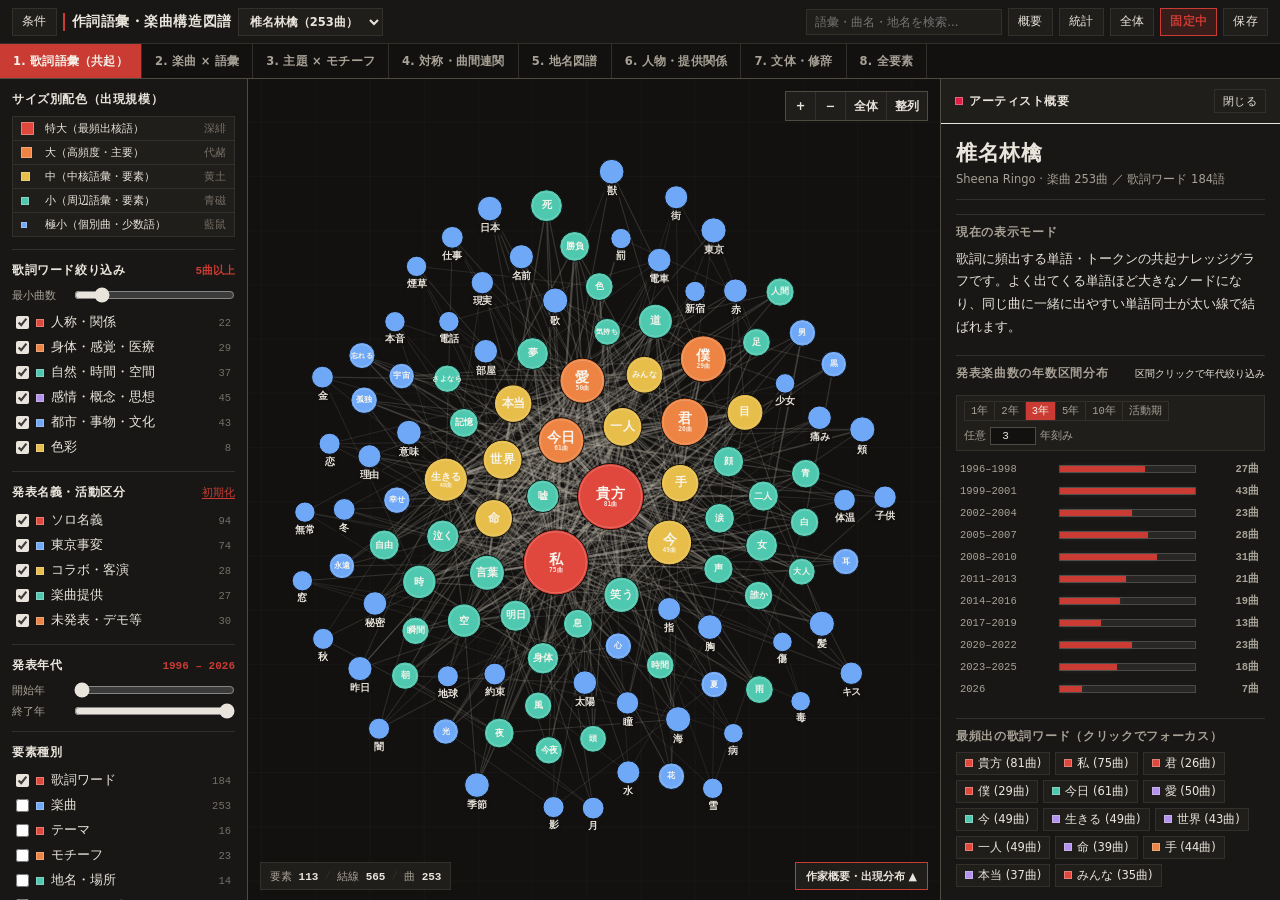
<file: index.html>
<!DOCTYPE html>
<html lang="ja">
<head>
  <meta charset="UTF-8" />
  <meta http-equiv="refresh" content="0; url=web/index.html" />
  <meta name="viewport" content="width=device-width, initial-scale=1.0" />
  <title>作詞語彙・楽曲構造図譜 — Lyricist Knowledge Atlas</title>
  <script>window.location.replace("web/index.html");</script>
</head>
<body style="background:#121110;color:#eae5dc;font-family:sans-serif;padding:24px;">
  <p><a href="web/index.html" style="color:#eae5dc;">作詞語彙・楽曲構造図譜を開く</a></p>
</body>
</html>
</file>
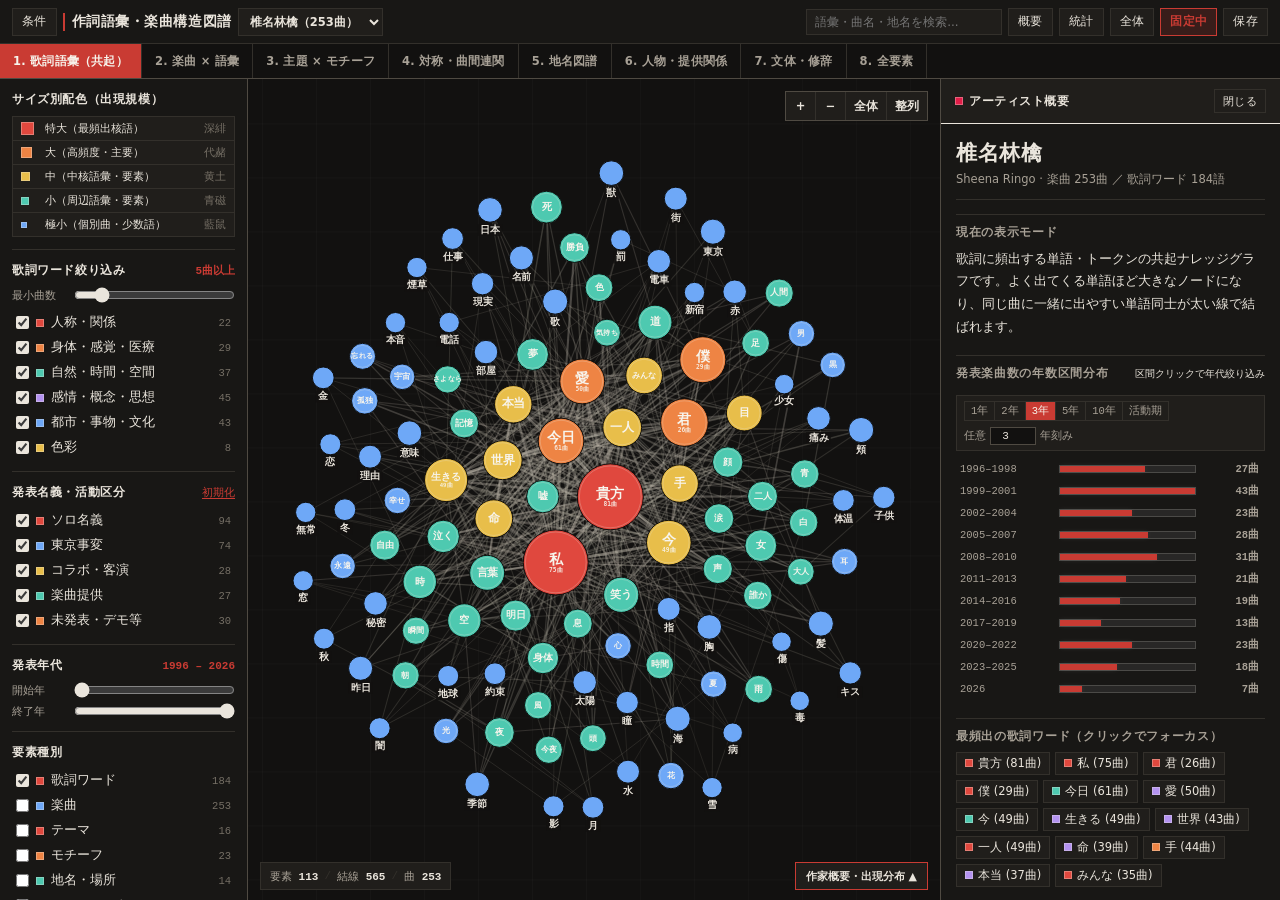
<file: web/index.html>
<!DOCTYPE html>
<html lang="ja">
<head>
  <meta charset="UTF-8" />
  <meta name="viewport" content="width=device-width, initial-scale=1.0" />
  <title>作詞語彙・楽曲構造図譜 — Lyricist Knowledge Atlas</title>
  <!-- Google tag (gtag.js) -->
  <script async src="https://www.googletagmanager.com/gtag/js?id=G-JXT025KMC0"></script>
  <script>
    window.dataLayer = window.dataLayer || [];
    function gtag(){dataLayer.push(arguments);}
    gtag('js', new Date());
    gtag('config', 'G-JXT025KMC0');
  </script>
  <link rel="stylesheet" href="style.css" />
</head>
<body>
  <!-- Header & Mode Navigation -->
  <header class="topbar">
    <div class="topbar-main">
      <div class="topbar-left">
        <button id="btnToggleLeft" class="tool-btn" title="絞り込み条件パネル開閉">条件</button>
        <div class="brand">
          <span class="brand-title">作詞語彙・楽曲構造図譜</span>
        </div>
        <div class="artist-picker">
          <label for="artistSelect" class="sr-only">作家を選択</label>
          <select id="artistSelect" class="select-input"></select>
        </div>
      </div>

      <div class="topbar-right">
        <div class="search-box">
          <input id="searchInput" type="search" placeholder="語彙・曲名・地名を検索..." autocomplete="off" />
          <div id="searchResults" class="search-dropdown hidden"></div>
        </div>
        <button id="btnArtistOverview" class="tool-btn" title="作家概要・年数区間分布を表示">概要</button>
        <button id="btnStats" class="tool-btn" title="統計一覧を表示">統計</button>
        <button id="btnFit" class="tool-btn hide-xs" title="全体表示 (F)">全体</button>
        <button id="btnPause" class="tool-btn active hide-xs" title="配置固定 / 動的計算切替 (Space)">固定中</button>
        <button id="btnExportPng" class="tool-btn" title="4K超高画質PNG図版として保存">保存</button>
      </div>
    </div>

    <nav class="preset-bar" id="presetTabs" role="tablist" aria-label="図譜モード切替">
      <button class="preset-tab active" data-preset="lyrics_cooccur">1. 歌詞語彙（共起）</button>
      <button class="preset-tab" data-preset="lyrics_songs">2. 楽曲 × 語彙</button>
      <button class="preset-tab" data-preset="worldview">3. 主題 × モチーフ</button>
      <button class="preset-tab" data-preset="relations">4. 対称・曲間連関</button>
      <button class="preset-tab" data-preset="places">5. 地名図譜</button>
      <button class="preset-tab" data-preset="artists">6. 人物・提供関係</button>
      <button class="preset-tab" data-preset="styles">7. 文体・修辞</button>
      <button class="preset-tab" data-preset="all">8. 全要素</button>
    </nav>
  </header>

  <!-- Main Workspace -->
  <div class="workspace">
    <!-- Left Control Column -->
    <aside id="leftPanel" class="sidebar left-sidebar">
      <div class="panel-section">
        <div class="section-header">
          <h3>サイズ別配色（出現規模）</h3>
        </div>
        <div class="tier-legend-table">
          <div class="tier-row"><span class="tier-swatch tier-5"></span><span class="tier-name">特大（最頻出核語）</span><span class="tier-code">深緋</span></div>
          <div class="tier-row"><span class="tier-swatch tier-4"></span><span class="tier-name">大（高頻度・主要）</span><span class="tier-code">代赭</span></div>
          <div class="tier-row"><span class="tier-swatch tier-3"></span><span class="tier-name">中（中核語彙・要素）</span><span class="tier-code">黄土</span></div>
          <div class="tier-row"><span class="tier-swatch tier-2"></span><span class="tier-name">小（周辺語彙・要素）</span><span class="tier-code">青磁</span></div>
          <div class="tier-row"><span class="tier-swatch tier-1"></span><span class="tier-name">極小（個別曲・少数語）</span><span class="tier-code">藍鼠</span></div>
        </div>
      </div>

      <div class="panel-section">
        <div class="section-header">
          <h3>歌詞ワード絞り込み</h3>
          <span id="minTokenSongsLabel" class="range-label">5曲以上</span>
        </div>
        <div class="slider-row">
          <span>最小曲数</span>
          <input id="minTokenSongsSlider" type="range" min="1" max="30" value="5" />
        </div>
        <div id="tokenCategoryFilters" class="checkbox-list" style="margin-top:8px;"></div>
      </div>

      <div class="panel-section">
        <div class="section-header">
          <h3>発表名義・活動区分</h3>
          <button id="btnResetFilters" class="text-btn">初期化</button>
        </div>
        <div id="activityFilters" class="checkbox-list"></div>
      </div>

      <div class="panel-section">
        <div class="section-header">
          <h3>発表年代</h3>
          <span id="yearRangeLabel" class="range-label">1998 – 2026</span>
        </div>
        <div class="year-sliders">
          <div class="slider-row">
            <span>開始年</span>
            <input id="yearMin" type="range" min="1998" max="2026" value="1998" />
          </div>
          <div class="slider-row">
            <span>終了年</span>
            <input id="yearMax" type="range" min="1998" max="2026" value="2026" />
          </div>
        </div>
      </div>

      <div class="panel-section">
        <div class="section-header">
          <h3>要素種別</h3>
        </div>
        <div id="nodeTypeFilters" class="type-legend-list"></div>
      </div>

      <div class="panel-section">
        <div class="section-header">
          <h3>図版調整</h3>
        </div>
        <div class="control-row">
          <label for="labelMode">文字表記</label>
          <select id="labelMode" class="select-input small">
            <option value="smart" selected>自動（倍率連動）</option>
            <option value="hubs">主要要素のみ</option>
            <option value="all">すべて表記</option>
          </select>
        </div>
        <div class="slider-row compact">
          <span>要素間隔</span>
          <input id="repulsionSlider" type="range" min="80" max="420" value="230" />
        </div>
        <div class="slider-row compact">
          <span>結線濃度</span>
          <input id="edgeAlphaSlider" type="range" min="4" max="60" value="18" />
        </div>
      </div>

      <div class="panel-section">
        <div class="section-header">
          <h3>外部データ読込</h3>
        </div>
        <label class="file-upload-btn">
          <span>JSONファイルを選択</span>
          <input id="jsonFileInput" type="file" accept=".json" hidden />
        </label>
      </div>
    </aside>

    <!-- Center Diagram Stage -->
    <main class="canvas-stage" id="canvasStage">
      <canvas id="graphCanvas"></canvas>

      <!-- Ego Network Active Banner -->
      <div id="egoBanner" class="floating-banner hidden">
        <span id="egoBannerText">近傍図譜を表示中</span>
        <button id="btnExitEgo" class="banner-btn">全体図譜へ戻る</button>
      </div>

      <!-- Hover Tooltip -->
      <div id="tooltip" class="tooltip hidden"></div>

      <!-- Top-Right Canvas Controls (never overlaps bottom status bar) -->
      <div class="zoom-controls" aria-label="キャンバス操作">
        <button id="btnZoomIn" class="zoom-btn" title="拡大">+</button>
        <button id="btnZoomOut" class="zoom-btn" title="縮小">−</button>
        <button id="btnFitCanvas" class="zoom-btn" title="全体表示">全体</button>
        <button id="btnReheat" class="zoom-btn" title="再整列">整列</button>
      </div>

      <!-- Bottom Status & Quick Overview Bar -->
      <div class="canvas-hud">
        <div class="hud-stats">
          <span>要素 <strong id="hudNodes">0</strong></span>
          <span class="sep">/</span>
          <span>結線 <strong id="hudEdges">0</strong></span>
          <span class="sep">/</span>
          <span>曲 <strong id="hudSongs">0</strong></span>
        </div>
        <button id="btnHudOverview" class="hud-overview-btn">作家概要・出現分布 ▲</button>
      </div>
    </main>

    <!-- Right Inspector / Bottom Sheet -->
    <aside id="rightPanel" class="sidebar right-sidebar">
      <div class="inspector-header">
        <span id="inspectorTypeBadge" class="type-badge">解説・索引</span>
        <button id="btnCloseRight" class="tool-btn small-btn" title="閉じる">閉じる</button>
      </div>
      <div id="inspectorBody" class="inspector-body"></div>
    </aside>
  </div>

  <!-- Stats Index Modal -->
  <div id="statsModal" class="modal hidden" role="dialog" aria-modal="true">
    <div class="modal-backdrop" id="statsBackdrop"></div>
    <div class="modal-card">
      <div class="modal-header">
        <div>
          <h2 id="statsTitle">語彙・楽曲構造 統計索引</h2>
          <p id="statsSubtitle" class="modal-sub"></p>
        </div>
        <button id="btnCloseStats" class="tool-btn">閉じる</button>
      </div>
      <div id="statsContent" class="modal-body"></div>
    </div>
  </div>

  <script src="data/bundle.js"></script>
  <script src="app.js"></script>
</body>
</html>
</file>
<file: web/style.css>
:root {
  --paper-bg: #121110;
  --paper-panel: #181715;
  --paper-card: #201e1b;
  --paper-hover: #2b2824;
  --ink-main: #eae5dc;
  --ink-sub: #a8a196;
  --ink-muted: #756f65;
  --rule-line: #33302b;
  --rule-dark: #4f4a42;
  --vermilion: #c93b33;
  --vermilion-soft: rgba(201, 59, 51, 0.18);

  /* 5-tier mineral pigment palette on dark sumi ground (by node size, high visibility) */
  --tier-5: #e0483e; /* 特大: 深緋 (Vivid Vermilion) */
  --tier-4: #ee8444; /* 大:   代赭 (Luminous Amber Ochre) */
  --tier-3: #e8be4a; /* 中:   黄土 (Bright Gold Ochre) */
  --tier-2: #4ec9b0; /* 小:   青磁 (Bright Celadon Jade) */
  --tier-1: #6ea8f7; /* 極小: 藍鼠/群青 (Bright Periwinkle Blue) */

  --font-serif: "Hiragino Kaku Gothic ProN", "Yu Gothic UI", "Yu Gothic", "Meiryo", system-ui, -apple-system, sans-serif;
  --font-sans: "Hiragino Kaku Gothic ProN", "Yu Gothic UI", "Yu Gothic", "Meiryo", system-ui, -apple-system, sans-serif;
  --font-mono: "JetBrains Mono", "Consolas", "Courier New", monospace;
}

* {
  box-sizing: border-box;
  margin: 0;
  padding: 0;
}

html, body {
  width: 100%;
  height: 100%;
  overflow: hidden;
  background: var(--paper-bg);
  color: var(--ink-main);
  font-family: var(--font-sans);
  font-size: 12.5px;
  -webkit-font-smoothing: antialiased;
}

.sr-only {
  position: absolute;
  width: 1px;
  height: 1px;
  overflow: hidden;
  clip: rect(0 0 0 0);
}

.hidden {
  display: none !important;
}

/* Two-tier Editorial Top Bar (never collides at any width) */
.topbar {
  display: flex;
  flex-direction: column;
  background: var(--paper-panel);
  border-bottom: 1px solid var(--rule-dark);
  position: relative;
  z-index: 30;
}

.topbar-main {
  height: 44px;
  display: flex;
  align-items: center;
  justify-content: space-between;
  gap: 8px;
  padding: 0 12px;
  border-bottom: 1px solid var(--rule-line);
}

.topbar-left, .topbar-right {
  display: flex;
  align-items: center;
  gap: 6px;
  min-width: 0;
}

.brand {
  display: flex;
  align-items: center;
  padding-left: 7px;
  border-left: 2px solid var(--vermilion);
  user-select: none;
  white-space: nowrap;
}

.brand-title {
  font-family: var(--font-serif);
  font-size: 13.5px;
  font-weight: 700;
  letter-spacing: 0.04em;
  color: var(--ink-main);
}

.select-input {
  background: var(--paper-card);
  color: var(--ink-main);
  border: 1px solid var(--rule-line);
  border-radius: 0;
  height: 28px;
  padding: 0 7px;
  font-size: 11.5px;
  font-family: var(--font-serif);
  font-weight: 600;
  cursor: pointer;
  outline: none;
}
.select-input:hover, .select-input:focus {
  border-color: var(--ink-main);
}
.select-input.small {
  height: 25px;
  padding: 0 6px;
  font-size: 11px;
  font-weight: 400;
}

/* Mode Preset Bar (Dedicated horizontal strip) */
.preset-bar {
  height: 34px;
  display: flex;
  align-items: stretch;
  overflow-x: auto;
  scrollbar-width: none;
  background: var(--paper-bg);
}
.preset-bar::-webkit-scrollbar { display: none; }

.preset-tab {
  border: none;
  border-right: 1px solid var(--rule-line);
  background: transparent;
  color: var(--ink-sub);
  padding: 0 13px;
  font-size: 11.5px;
  font-family: var(--font-serif);
  font-weight: 600;
  letter-spacing: 0.02em;
  cursor: pointer;
  white-space: nowrap;
  flex-shrink: 0;
  transition: background 0.12s, color 0.12s;
}
.preset-tab:hover {
  color: var(--ink-main);
  background: var(--paper-hover);
}
.preset-tab.active {
  background: var(--vermilion);
  color: #f7f4ec;
}

/* Search & Tool Buttons */
.search-box {
  position: relative;
  width: 196px;
}

.search-box input {
  width: 100%;
  background: var(--paper-card);
  border: 1px solid var(--rule-line);
  border-radius: 0;
  padding: 5px 8px;
  color: var(--ink-main);
  font-size: 12px;
  font-family: inherit;
  outline: none;
}
.search-box input:focus {
  border-color: var(--ink-main);
}

.search-dropdown {
  position: absolute;
  top: calc(100% + 2px);
  left: 0;
  right: 0;
  max-height: 320px;
  overflow-y: auto;
  background: var(--paper-card);
  border: 1px solid var(--ink-main);
  box-shadow: 4px 4px 0 rgba(26, 25, 23, 0.14);
  z-index: 60;
}

.search-item {
  display: flex;
  align-items: center;
  justify-content: space-between;
  gap: 8px;
  padding: 7px 9px;
  cursor: pointer;
  border-bottom: 1px solid var(--rule-line);
}
.search-item:last-child { border-bottom: none; }
.search-item:hover { background: var(--paper-hover); }

.search-item-main {
  display: flex;
  align-items: center;
  gap: 7px;
  min-width: 0;
}
.search-item-label {
  font-family: var(--font-serif);
  font-weight: 600;
  white-space: nowrap;
  overflow: hidden;
  text-overflow: ellipsis;
}
.search-item-type {
  font-size: 10px;
  color: var(--ink-muted);
  flex-shrink: 0;
}

.tool-btn {
  background: var(--paper-card);
  border: 1px solid var(--rule-line);
  color: var(--ink-main);
  border-radius: 0;
  height: 28px;
  padding: 0 9px;
  font-size: 11.5px;
  font-family: var(--font-sans);
  letter-spacing: 0.03em;
  cursor: pointer;
  display: inline-flex;
  align-items: center;
  justify-content: center;
}
.tool-btn:hover {
  border-color: var(--ink-main);
  background: var(--paper-hover);
}
.tool-btn.active {
  background: var(--vermilion-soft);
  border-color: var(--vermilion);
  color: var(--vermilion);
  font-weight: 600;
}

.tool-btn.small-btn {
  height: 24px;
  padding: 0 8px;
  font-size: 11px;
}

/* Workspace Layout */
.workspace {
  display: flex;
  height: calc(100vh - 79px);
  height: calc(100dvh - 79px);
  width: 100%;
  position: relative;
}

.sidebar {
  background: var(--paper-panel);
  overflow-y: auto;
  flex-shrink: 0;
  z-index: 20;
  transition: width 0.18s ease, opacity 0.18s ease;
}

.left-sidebar {
  width: 248px;
  border-right: 1px solid var(--rule-dark);
  padding: 12px;
}
.left-sidebar.collapsed {
  width: 0;
  padding: 0;
  border-right: none;
  overflow: hidden;
  opacity: 0;
}

.right-sidebar {
  width: 340px;
  border-left: 1px solid var(--rule-dark);
  display: flex;
  flex-direction: column;
}
.right-sidebar.collapsed {
  width: 0;
  border-left: none;
  overflow: hidden;
  opacity: 0;
}

.panel-section {
  padding-bottom: 12px;
  margin-bottom: 12px;
  border-bottom: 1px solid var(--rule-line);
}
.panel-section:last-child {
  border-bottom: none;
  margin-bottom: 0;
}

.section-header {
  display: flex;
  align-items: baseline;
  justify-content: space-between;
  margin-bottom: 8px;
}

.section-header h3 {
  font-family: var(--font-serif);
  font-size: 12px;
  color: var(--ink-main);
  font-weight: 700;
  letter-spacing: 0.05em;
}

.text-btn {
  background: none;
  border: none;
  color: var(--vermilion);
  font-size: 11px;
  cursor: pointer;
  font-family: inherit;
  text-decoration: underline;
  text-underline-offset: 2px;
}
.text-btn:hover { color: var(--ink-main); }

.range-label {
  font-family: var(--font-mono);
  font-size: 11px;
  font-weight: 600;
  color: var(--vermilion);
}

/* Size Tier Legend Table */
.tier-legend-table {
  display: flex;
  flex-direction: column;
  border: 1px solid var(--rule-line);
  background: var(--paper-card);
}
.tier-row {
  display: grid;
  grid-template-columns: 16px 1fr auto;
  align-items: center;
  gap: 8px;
  padding: 4px 8px;
  border-bottom: 1px solid var(--rule-line);
  font-size: 11px;
}
.tier-row:last-child { border-bottom: none; }
.tier-swatch {
  display: inline-block;
  border: 1px solid rgba(234, 229, 220, 0.35);
}
.tier-5 { width: 13px; height: 13px; background: var(--tier-5); }
.tier-4 { width: 11px; height: 11px; background: var(--tier-4); }
.tier-3 { width: 9px;  height: 9px;  background: var(--tier-3); }
.tier-2 { width: 8px;  height: 8px;  background: var(--tier-2); }
.tier-1 { width: 6px;  height: 6px;  background: var(--tier-1); }
.tier-name { color: var(--ink-main); }
.tier-code {
  font-family: var(--font-serif);
  font-size: 10.5px;
  color: var(--ink-muted);
}

/* Filter Lists */
.checkbox-list, .type-legend-list {
  display: flex;
  flex-direction: column;
  gap: 2px;
}

.check-item, .type-toggle {
  display: flex;
  align-items: center;
  justify-content: space-between;
  padding: 3px 4px;
  cursor: pointer;
  user-select: none;
}
.check-item:hover, .type-toggle:hover {
  background: var(--paper-hover);
}

.check-left {
  display: flex;
  align-items: center;
  gap: 7px;
}
.check-item input[type="checkbox"],
.type-toggle input[type="checkbox"] {
  accent-color: var(--ink-main);
  cursor: pointer;
}

.color-dot {
  width: 8px;
  height: 8px;
  border: 1px solid rgba(234, 229, 220, 0.35);
  display: inline-block;
  flex-shrink: 0;
}

.count-pill {
  font-family: var(--font-mono);
  font-size: 10.5px;
  color: var(--ink-muted);
}

.year-sliders {
  display: flex;
  flex-direction: column;
  gap: 5px;
}

.slider-row {
  display: flex;
  align-items: center;
  gap: 8px;
  font-size: 11px;
  color: var(--ink-sub);
}
.slider-row span {
  width: 54px;
  flex-shrink: 0;
}
.slider-row input[type="range"] {
  flex: 1;
  accent-color: var(--ink-main);
  cursor: pointer;
}
.slider-row.compact {
  margin-top: 6px;
}
.slider-row.compact span {
  width: 60px;
}

.control-row {
  display: flex;
  align-items: center;
  justify-content: space-between;
  gap: 8px;
  font-size: 11.5px;
  color: var(--ink-sub);
}

.file-upload-btn {
  display: block;
  text-align: center;
  padding: 6px 8px;
  border: 1px solid var(--ink-main);
  cursor: pointer;
  font-size: 11.5px;
  color: var(--ink-main);
  background: var(--paper-card);
}
.file-upload-btn:hover {
  background: var(--paper-hover);
}

/* Center Diagram Stage */
.canvas-stage {
  flex: 1;
  position: relative;
  overflow: hidden;
  background: var(--paper-bg);
}

#graphCanvas {
  width: 100%;
  height: 100%;
  display: block;
  cursor: grab;
}
#graphCanvas.dragging {
  cursor: grabbing;
}
#graphCanvas.pointer {
  cursor: pointer;
}

.floating-banner {
  position: absolute;
  top: 12px;
  left: 50%;
  transform: translateX(-50%);
  display: flex;
  align-items: center;
  gap: 12px;
  padding: 6px 14px;
  background: var(--ink-main);
  color: var(--paper-bg);
  border: 1px solid var(--ink-main);
  font-family: var(--font-serif);
  font-size: 12px;
  z-index: 15;
}
.banner-btn {
  background: transparent;
  color: var(--paper-bg);
  border: 1px solid var(--paper-bg);
  padding: 2px 8px;
  font-size: 11px;
  cursor: pointer;
  font-family: var(--font-sans);
}
.banner-btn:hover {
  background: var(--paper-bg);
  color: var(--ink-main);
}

.tooltip {
  position: absolute;
  pointer-events: none;
  background: var(--paper-card);
  border: 1px solid var(--ink-main);
  padding: 6px 9px;
  max-width: 260px;
  box-shadow: 3px 3px 0 rgba(26, 25, 23, 0.15);
  z-index: 25;
}
.tooltip-title {
  font-family: var(--font-serif);
  font-weight: 700;
  font-size: 13px;
  color: var(--ink-main);
  margin-bottom: 2px;
}
.tooltip-meta {
  font-size: 11px;
  color: var(--ink-sub);
  line-height: 1.4;
}

.canvas-hud {
  position: absolute;
  left: 12px;
  right: 12px;
  bottom: 10px;
  display: flex;
  align-items: center;
  justify-content: space-between;
  gap: 8px;
  pointer-events: none;
  z-index: 12;
}

.hud-overview-btn {
  pointer-events: auto;
  background: var(--paper-card);
  border: 1px solid var(--vermilion);
  color: var(--ink-main);
  height: 28px;
  padding: 0 10px;
  font-family: var(--font-sans);
  font-size: 11px;
  font-weight: 600;
  white-space: nowrap;
  cursor: pointer;
}
.hud-overview-btn:hover {
  background: var(--vermilion);
  color: #f7f4ec;
}

.hud-stats {
  display: inline-flex;
  align-items: center;
  gap: 6px;
  background: var(--paper-card);
  border: 1px solid var(--rule-line);
  height: 28px;
  padding: 0 9px;
  font-family: var(--font-mono);
  font-size: 11px;
  color: var(--ink-sub);
  white-space: nowrap;
}
.hud-stats strong {
  color: var(--ink-main);
  font-weight: 700;
}
.hud-stats .sep { color: var(--rule-line); }

/* Top-Right Canvas Controls (never collides with bottom bar) */
.zoom-controls {
  position: absolute;
  right: 12px;
  top: 12px;
  display: flex;
  border: 1px solid var(--rule-dark);
  background: var(--paper-card);
  z-index: 12;
}

.zoom-btn {
  height: 28px;
  min-width: 30px;
  padding: 0 8px;
  border: none;
  border-right: 1px solid var(--rule-line);
  background: transparent;
  color: var(--ink-main);
  font-size: 11.5px;
  font-family: var(--font-sans);
  font-weight: 600;
  cursor: pointer;
}
.zoom-btn:last-child { border-right: none; }
.zoom-btn:hover {
  background: var(--paper-hover);
}

/* Right Editorial Inspector */
.inspector-header {
  display: flex;
  align-items: center;
  justify-content: space-between;
  padding: 10px 14px;
  border-bottom: 1px solid var(--ink-main);
  background: var(--paper-card);
  flex-shrink: 0;
}

.type-badge {
  display: inline-flex;
  align-items: center;
  gap: 6px;
  font-family: var(--font-serif);
  font-size: 11.5px;
  font-weight: 700;
  color: var(--ink-main);
  letter-spacing: 0.05em;
}

.inspector-body {
  padding: 16px 15px;
  overflow-y: auto;
  flex: 1;
}

.node-title {
  font-family: var(--font-serif);
  font-size: 21px;
  font-weight: 700;
  line-height: 1.3;
  letter-spacing: 0.03em;
  color: var(--ink-main);
  margin-bottom: 4px;
}

.node-subtitle {
  font-size: 11.5px;
  color: var(--ink-sub);
  margin-bottom: 14px;
  padding-bottom: 10px;
  border-bottom: 1px solid var(--rule-line);
  line-height: 1.5;
}

.inspector-actions {
  display: flex;
  gap: 8px;
  margin-bottom: 16px;
}

.primary-btn, .secondary-btn {
  flex: 1;
  padding: 6px 10px;
  border-radius: 0;
  font-size: 11.5px;
  font-family: var(--font-serif);
  font-weight: 700;
  letter-spacing: 0.04em;
  cursor: pointer;
}
.primary-btn {
  background: var(--vermilion);
  color: #f7f4ec;
  border: 1px solid var(--vermilion);
}
.primary-btn:hover {
  background: #a82e27;
  border-color: #a82e27;
}
.secondary-btn {
  background: var(--paper-card);
  color: var(--ink-main);
  border: 1px solid var(--rule-dark);
}
.secondary-btn:hover { background: var(--paper-hover); }

.detail-card {
  padding: 10px 0;
  border-top: 1px solid var(--rule-line);
  margin-bottom: 6px;
}

.detail-card h4 {
  font-family: var(--font-serif);
  font-size: 11.5px;
  color: var(--ink-sub);
  letter-spacing: 0.06em;
  margin-bottom: 8px;
  font-weight: 700;
}

.summary-text {
  font-family: var(--font-serif);
  font-size: 13px;
  line-height: 1.75;
  color: var(--ink-main);
}

.meta-grid {
  display: grid;
  grid-template-columns: 68px 1fr;
  row-gap: 5px;
  column-gap: 8px;
  font-size: 12px;
}
.meta-key { color: var(--ink-muted); }
.meta-val { color: var(--ink-main); word-break: break-word; }

.chip-list {
  display: flex;
  flex-wrap: wrap;
  gap: 5px;
}

.chip {
  display: inline-flex;
  align-items: center;
  gap: 5px;
  padding: 3px 8px;
  border-radius: 0;
  font-size: 11.5px;
  font-family: var(--font-serif);
  background: var(--paper-card);
  border: 1px solid var(--rule-line);
  color: var(--ink-main);
  cursor: pointer;
}
.chip:hover {
  border-color: var(--ink-main);
  background: var(--paper-hover);
}

.relation-card {
  padding: 8px 10px;
  background: var(--paper-card);
  border-left: 3px solid var(--vermilion);
  border-top: 1px solid var(--rule-line);
  border-right: 1px solid var(--rule-line);
  border-bottom: 1px solid var(--rule-line);
  margin-bottom: 7px;
  cursor: pointer;
}
.relation-card:hover {
  background: var(--paper-hover);
}
.relation-kind {
  font-size: 10px;
  font-weight: 700;
  color: var(--vermilion);
  letter-spacing: 0.04em;
  margin-bottom: 2px;
}
.relation-target {
  font-family: var(--font-serif);
  font-size: 13px;
  font-weight: 700;
  margin-bottom: 2px;
}
.relation-note {
  font-size: 11px;
  color: var(--ink-sub);
  line-height: 1.45;
}

.connected-list {
  display: flex;
  flex-direction: column;
  border-top: 1px solid var(--rule-line);
  max-height: 340px;
  overflow-y: auto;
}

.connected-item {
  display: flex;
  align-items: baseline;
  justify-content: space-between;
  gap: 8px;
  padding: 6px 6px;
  border-bottom: 1px solid var(--rule-line);
  cursor: pointer;
}
.connected-item:hover {
  background: var(--paper-hover);
}
.connected-item-title {
  font-family: var(--font-serif);
  font-weight: 600;
  font-size: 12.5px;
  white-space: nowrap;
  overflow: hidden;
  text-overflow: ellipsis;
}
.connected-item-sub {
  font-family: var(--font-mono);
  font-size: 10.5px;
  color: var(--ink-muted);
  flex-shrink: 0;
}

.hallmark-list {
  list-style: none;
  display: flex;
  flex-direction: column;
  gap: 6px;
}
.hallmark-list li {
  font-family: var(--font-serif);
  font-size: 12px;
  line-height: 1.6;
  color: var(--ink-main);
  padding-left: 12px;
  position: relative;
}
.hallmark-list li::before {
  content: "―";
  color: var(--vermilion);
  position: absolute;
  left: 0;
}

.kpi-grid {
  display: grid;
  grid-template-columns: repeat(2, 1fr);
  border: 1px solid var(--rule-line);
  background: var(--paper-card);
  margin-bottom: 14px;
}
.kpi-box {
  padding: 8px 10px;
  border-right: 1px solid var(--rule-line);
}
.kpi-box:last-child { border-right: none; }
.kpi-val {
  font-family: var(--font-mono);
  font-size: 19px;
  font-weight: 700;
  color: var(--ink-main);
  line-height: 1.2;
}
.kpi-label {
  font-size: 10.5px;
  color: var(--ink-muted);
  margin-top: 2px;
}

.mini-bar-row {
  display: grid;
  grid-template-columns: 92px 1fr 56px;
  align-items: center;
  gap: 7px;
  margin-bottom: 4px;
  padding: 2px 4px;
  font-size: 11px;
  cursor: pointer;
}
.mini-bar-row:hover {
  background: var(--paper-hover);
}
.mini-bar-row.active-bin {
  background: var(--vermilion-soft);
  outline: 1px solid var(--vermilion);
}
.mini-bar-label {
  font-family: var(--font-mono);
  font-size: 10.5px;
  color: var(--ink-sub);
  white-space: nowrap;
  overflow: hidden;
  text-overflow: ellipsis;
}

.dist-controls {
  display: flex;
  flex-wrap: wrap;
  align-items: center;
  justify-content: space-between;
  gap: 6px;
  margin-bottom: 9px;
  padding: 5px 7px;
  background: var(--paper-card);
  border: 1px solid var(--rule-line);
}

.dist-presets {
  display: inline-flex;
  border: 1px solid var(--rule-line);
}

.dist-preset-btn {
  background: transparent;
  border: none;
  border-right: 1px solid var(--rule-line);
  color: var(--ink-sub);
  padding: 2px 6px;
  font-size: 10.5px;
  font-family: var(--font-mono);
  cursor: pointer;
}
.dist-preset-btn:last-child { border-right: none; }
.dist-preset-btn:hover {
  background: var(--paper-hover);
  color: var(--ink-main);
}
.dist-preset-btn.active {
  background: var(--vermilion);
  color: #f7f4ec;
}

.dist-custom-input {
  display: inline-flex;
  align-items: center;
  gap: 4px;
  font-size: 11px;
  color: var(--ink-sub);
}

.dist-custom-input input[type="number"] {
  width: 46px;
  background: var(--paper-bg);
  color: var(--ink-main);
  border: 1px solid var(--rule-dark);
  padding: 2px 4px;
  font-family: var(--font-mono);
  font-size: 11px;
  text-align: center;
  outline: none;
}
.dist-custom-input input[type="number"]:focus {
  border-color: var(--vermilion);
}

.dist-bars-container {
  max-height: 250px;
  overflow-y: auto;
  padding-right: 2px;
}

/* Stats Modal */
.modal {
  position: fixed;
  inset: 0;
  z-index: 80;
  display: flex;
  align-items: center;
  justify-content: center;
}
.modal-backdrop {
  position: absolute;
  inset: 0;
  background: rgba(26, 25, 23, 0.45);
}
.modal-card {
  position: relative;
  width: min(920px, 92vw);
  max-height: 86vh;
  background: var(--paper-bg);
  border: 1.5px solid var(--ink-main);
  box-shadow: 8px 8px 0 rgba(26, 25, 23, 0.22);
  display: flex;
  flex-direction: column;
  overflow: hidden;
}
.modal-header {
  display: flex;
  align-items: center;
  justify-content: space-between;
  padding: 14px 18px;
  background: var(--paper-panel);
  border-bottom: 1px solid var(--ink-main);
}
.modal-header h2 {
  font-family: var(--font-serif);
  font-size: 16px;
  font-weight: 700;
}
.modal-sub {
  font-size: 11.5px;
  color: var(--ink-sub);
  margin-top: 2px;
}

.modal-body {
  padding: 16px 18px;
  overflow-y: auto;
  display: grid;
  grid-template-columns: repeat(2, minmax(0, 1fr));
  gap: 16px;
}

.stat-panel {
  background: var(--paper-card);
  border: 1px solid var(--rule-line);
  padding: 12px 14px;
}
.stat-panel h4 {
  font-family: var(--font-serif);
  font-size: 12.5px;
  font-weight: 700;
  margin-bottom: 10px;
  padding-bottom: 5px;
  border-bottom: 1px solid var(--rule-line);
  color: var(--ink-main);
}

.bar-row {
  display: grid;
  grid-template-columns: 124px 1fr 34px;
  align-items: center;
  gap: 8px;
  margin-bottom: 5px;
  cursor: pointer;
  padding: 2px 3px;
}
.bar-row:hover { background: var(--paper-hover); }
.bar-label {
  font-family: var(--font-serif);
  font-size: 11.5px;
  color: var(--ink-main);
  white-space: nowrap;
  overflow: hidden;
  text-overflow: ellipsis;
}
.bar-track {
  height: 8px;
  background: rgba(255, 255, 255, 0.07);
  border: 1px solid rgba(234, 229, 220, 0.18);
}
.bar-fill {
  height: 100%;
  box-shadow: 0 0 6px rgba(255, 255, 255, 0.08);
}
.bar-val {
  font-family: var(--font-mono);
  text-align: right;
  font-size: 10.5px;
  font-weight: 700;
  color: var(--ink-sub);
}

@media (max-width: 960px) {
  .modal-body { grid-template-columns: 1fr; }
  .search-box { width: 145px; }
  .right-sidebar { position: absolute; right: 0; top: 0; bottom: 0; }
}

@media (max-width: 768px) {
  .hide-xs {
    display: none !important;
  }
  .brand {
    display: none;
  }
  .topbar-main {
    padding: 0 8px;
    gap: 5px;
  }
  .search-box {
    width: 128px;
    flex: 1;
  }
  .select-input {
    max-width: 132px;
  }

  /* Left sidebar becomes overlay drawer on mobile */
  .left-sidebar {
    position: absolute;
    left: 0;
    top: 0;
    bottom: 0;
    width: min(272px, 84vw);
    box-shadow: 6px 0 20px rgba(0, 0, 0, 0.65);
    z-index: 45;
  }

  /* Right inspector becomes bottom sheet on mobile */
  .right-sidebar {
    position: absolute;
    left: 0;
    right: 0;
    bottom: 0;
    top: auto;
    width: 100%;
    height: 60%;
    border-left: none;
    border-top: 1.5px solid var(--vermilion);
    box-shadow: 0 -6px 24px rgba(0, 0, 0, 0.65);
    z-index: 40;
    transition: transform 0.2s ease, opacity 0.2s ease;
  }
  .right-sidebar.collapsed {
    width: 100%;
    height: 0;
    border-top: none;
    transform: translateY(100%);
    opacity: 0;
  }

  #graphCanvas {
    touch-action: none;
  }
}
</file>
